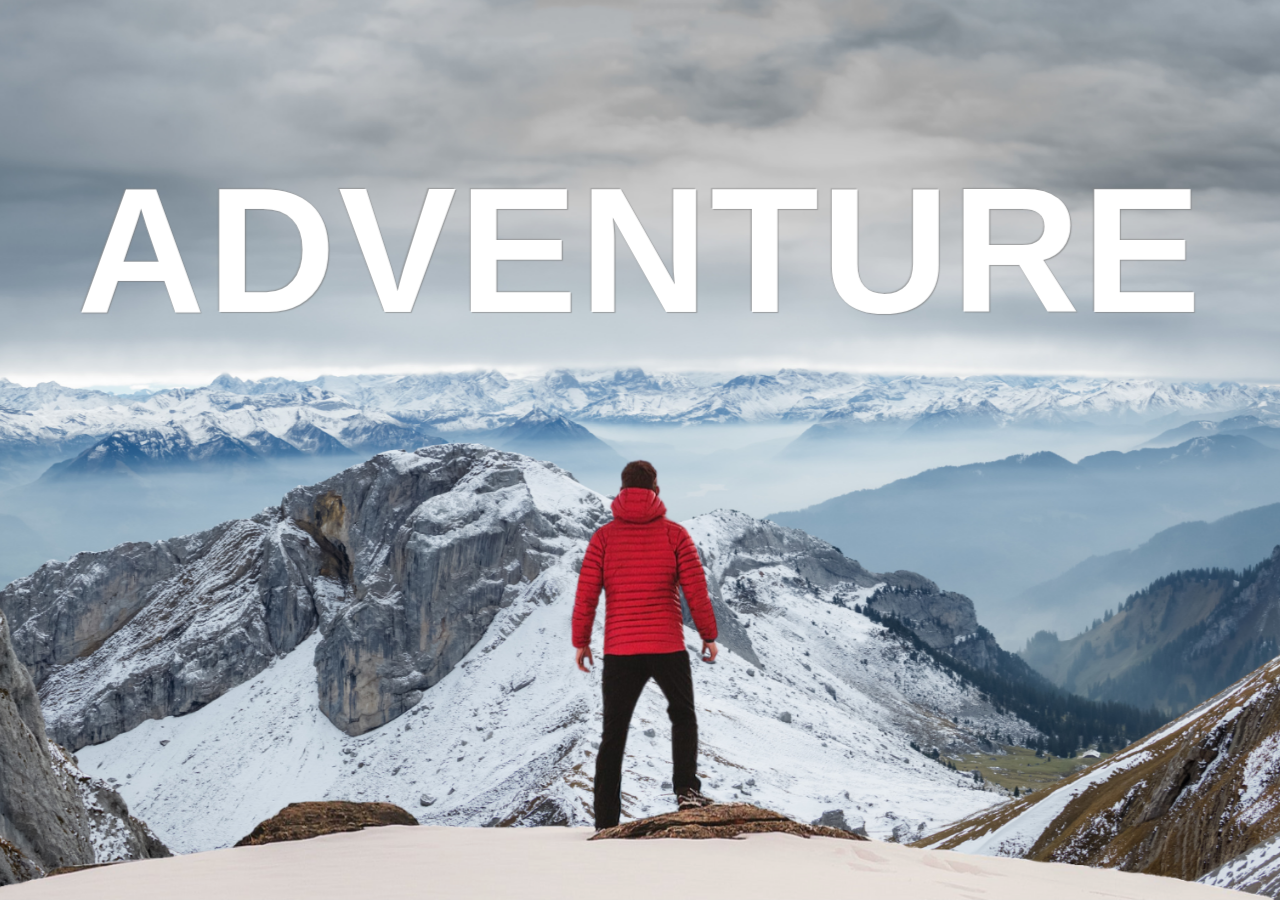
<file: 01.Parallax website/index.html>
<!DOCTYPE html>
<html lang="en">
<head>
    <meta charset="UTF-8">
    <meta name="viewport" content="width=device-width, initial-scale=1.0">
    <title>Parallax Website</title>
    <link rel="stylesheet" href="style.css">
</head>
<body>
    <div id="wrapper">
        <div class="section">
            <img src="/images/background.png" class="background">
            <img src="/images/foreground.png" class="foreground">
            <h1>ADVENTURE</h1>
        </div>
        gf
    </div>
</body>
</html>
</file>
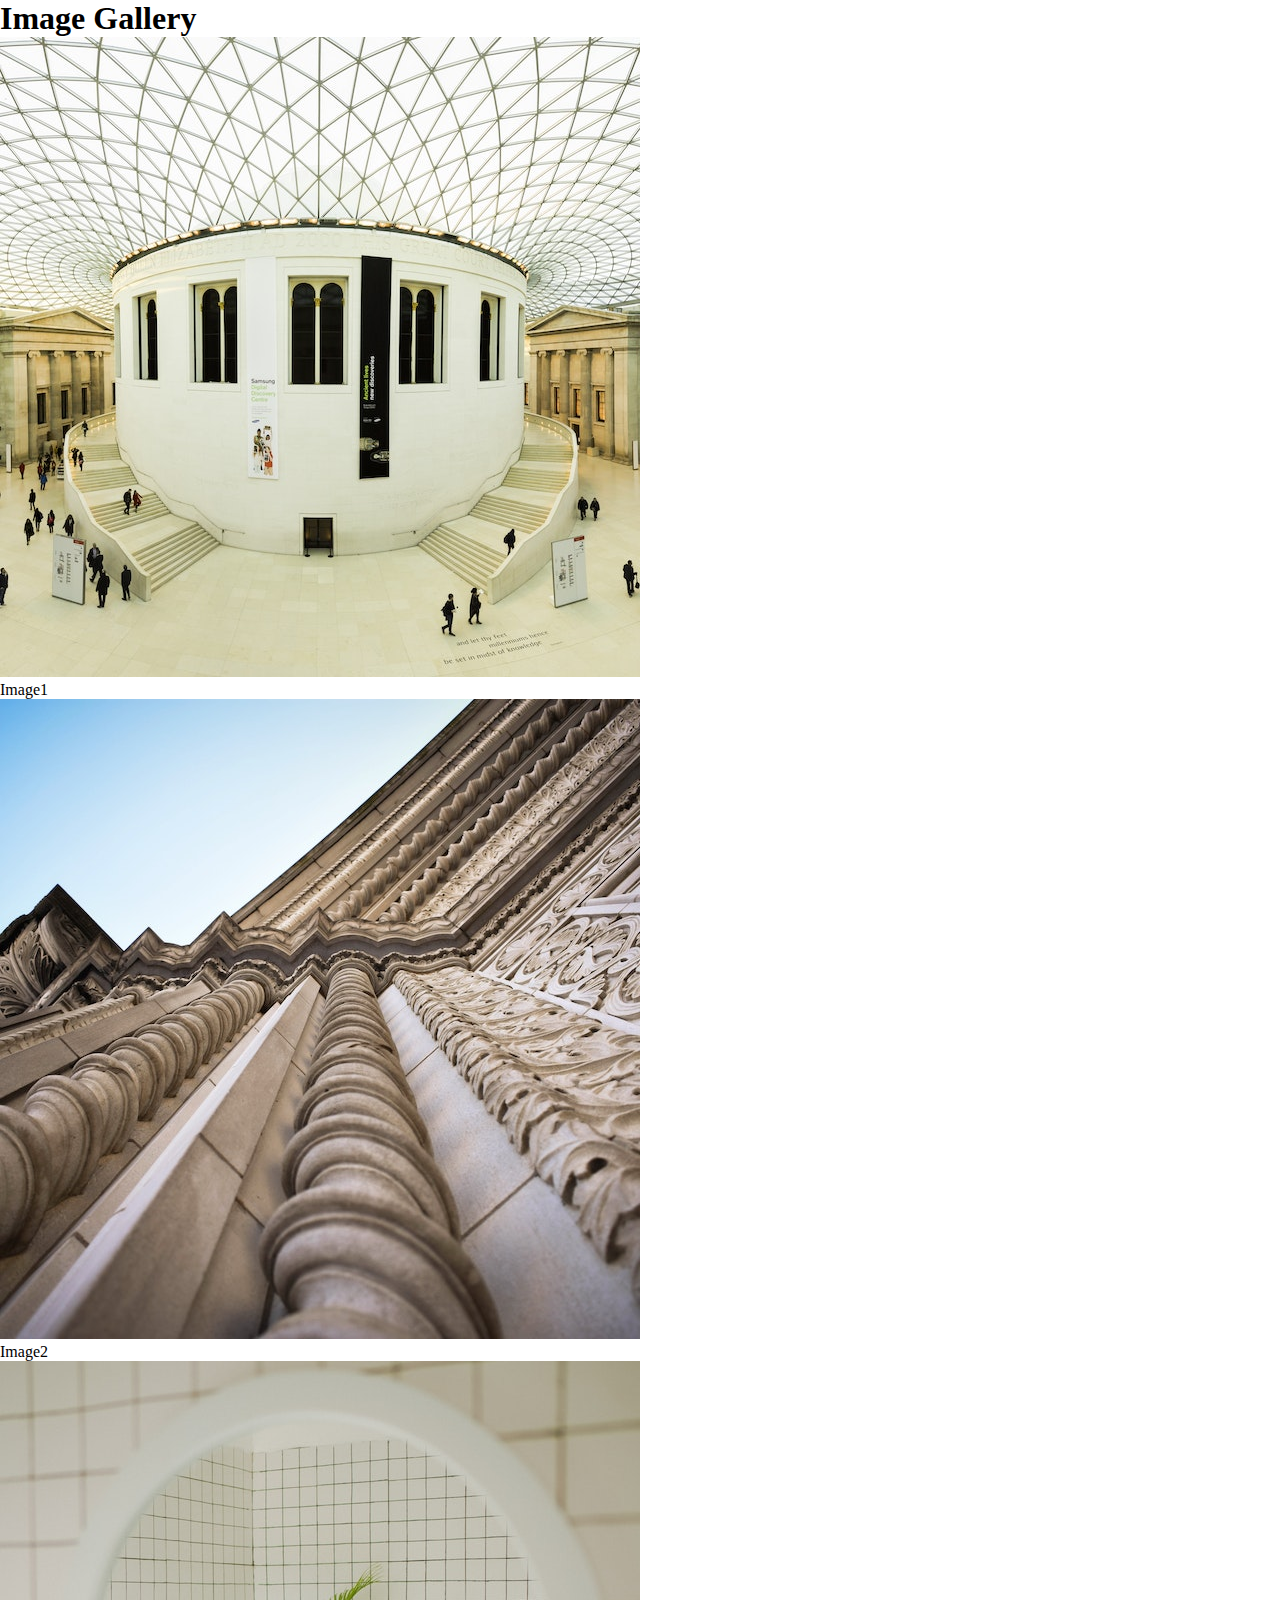
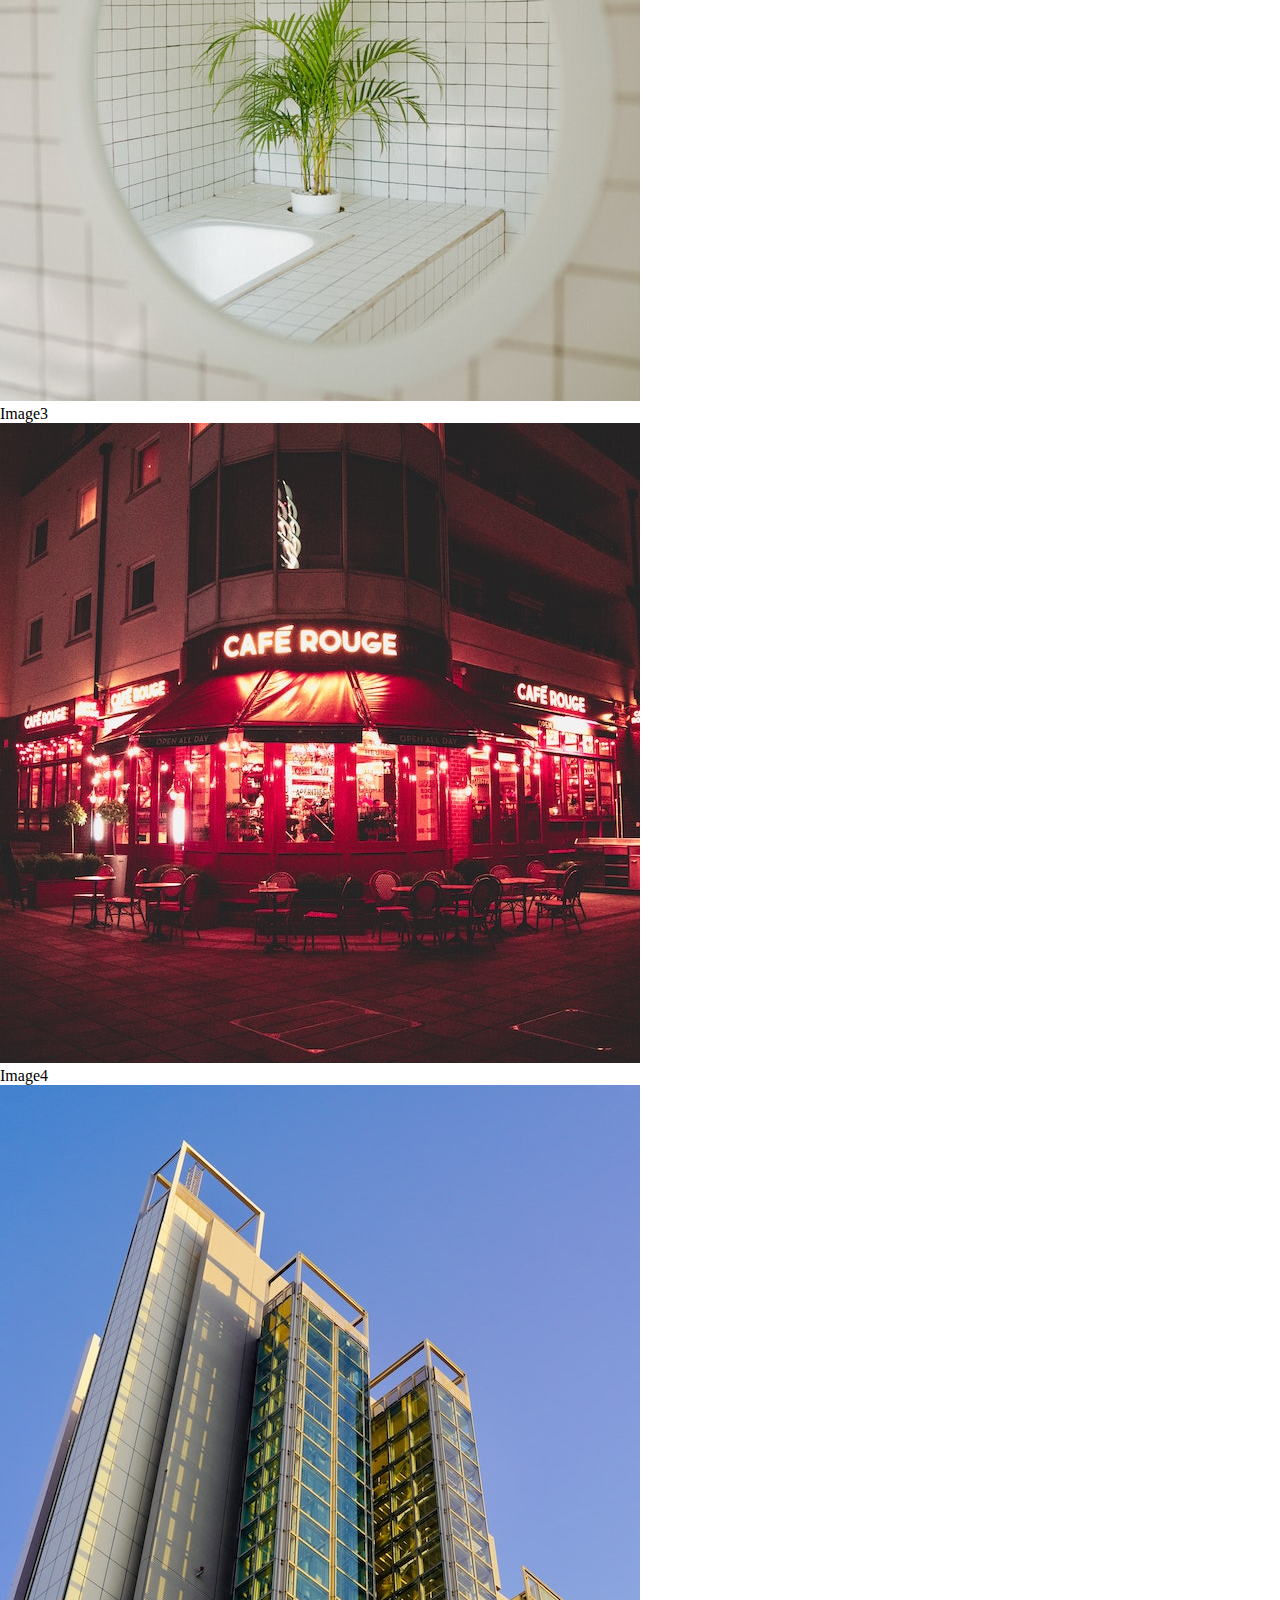
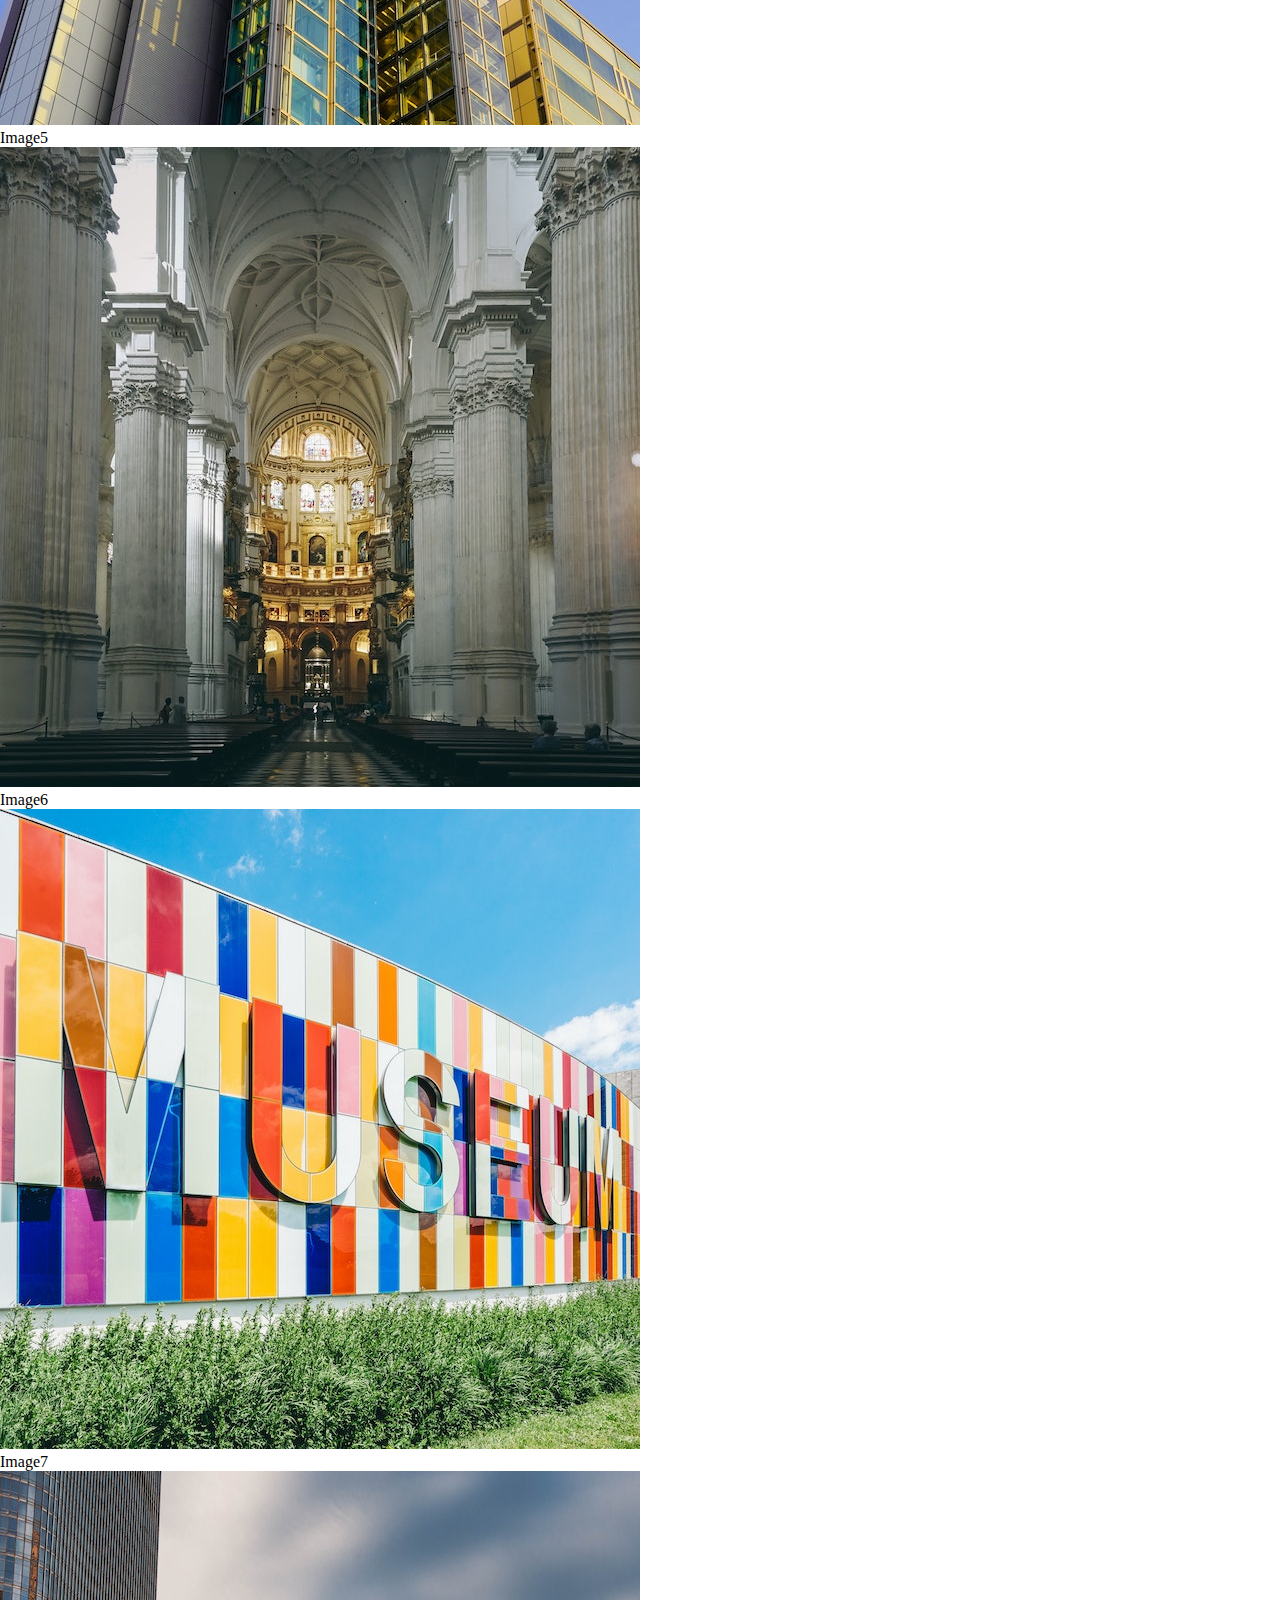
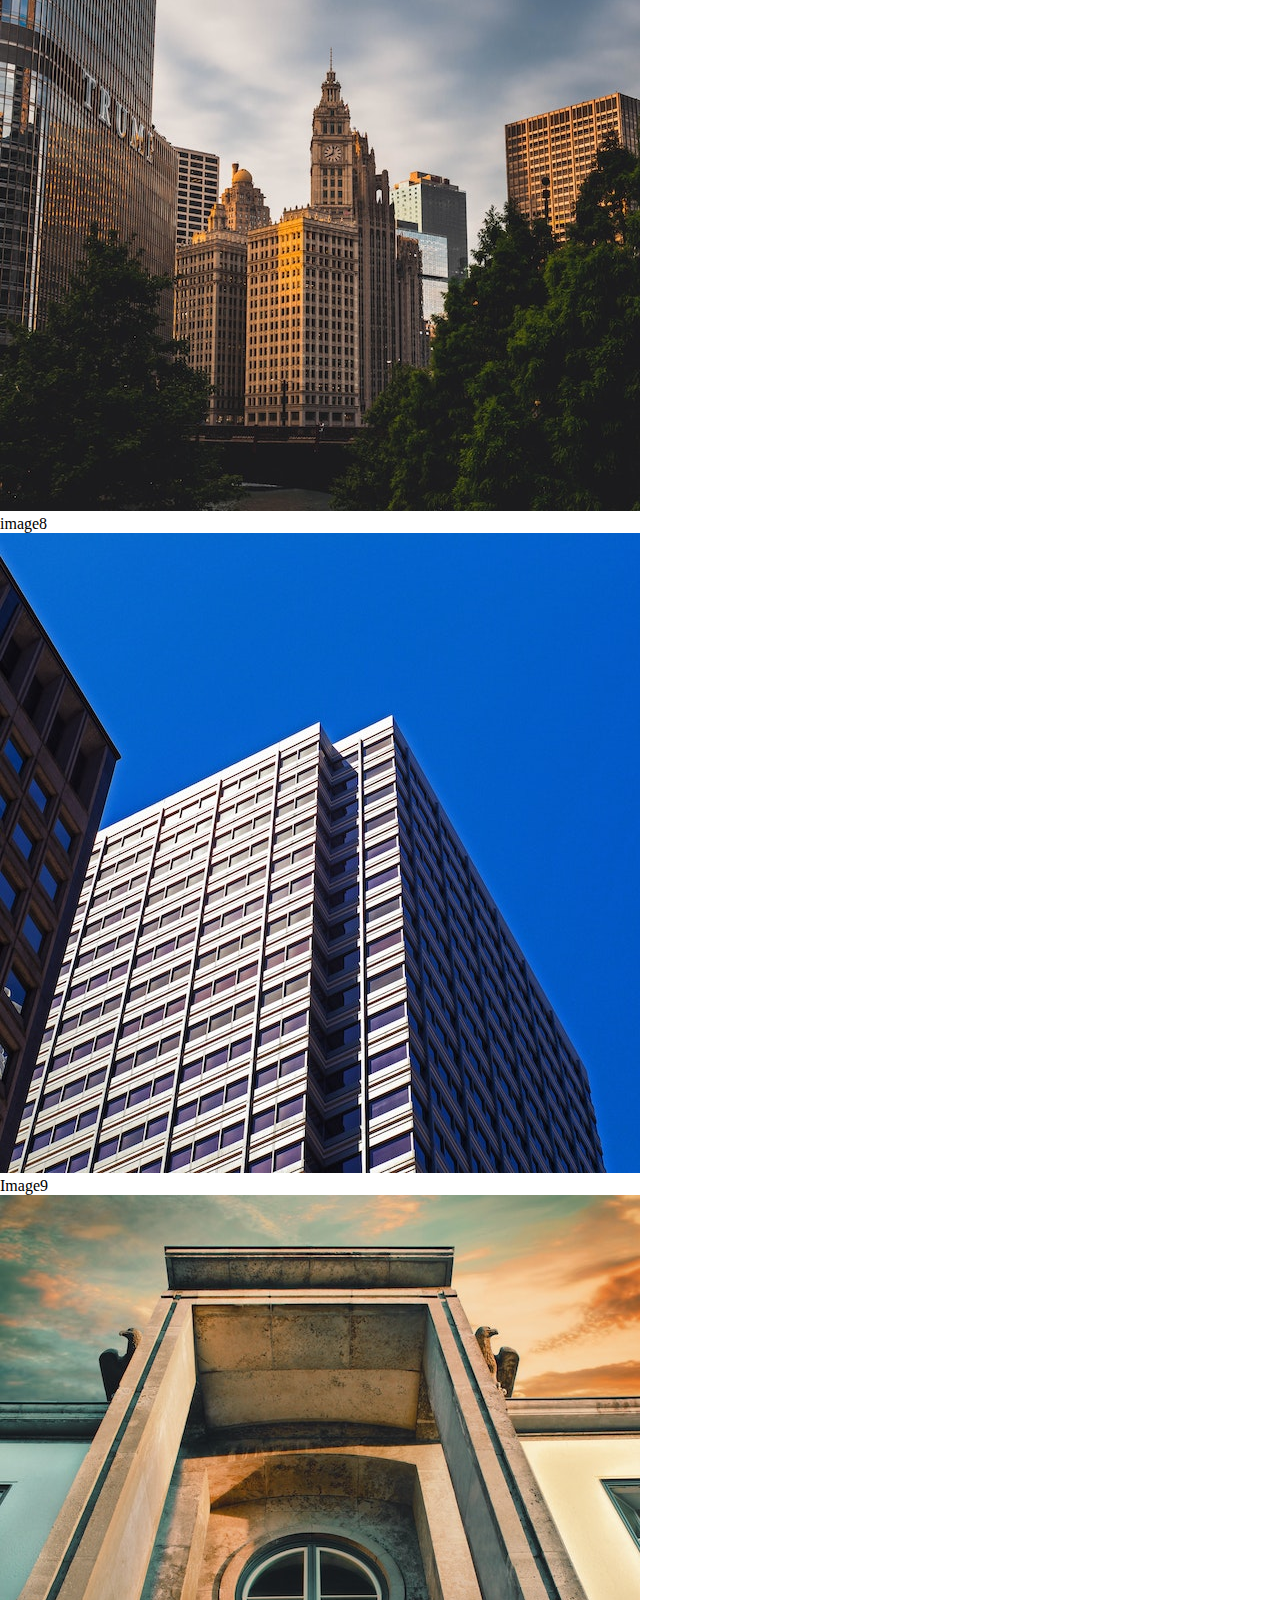
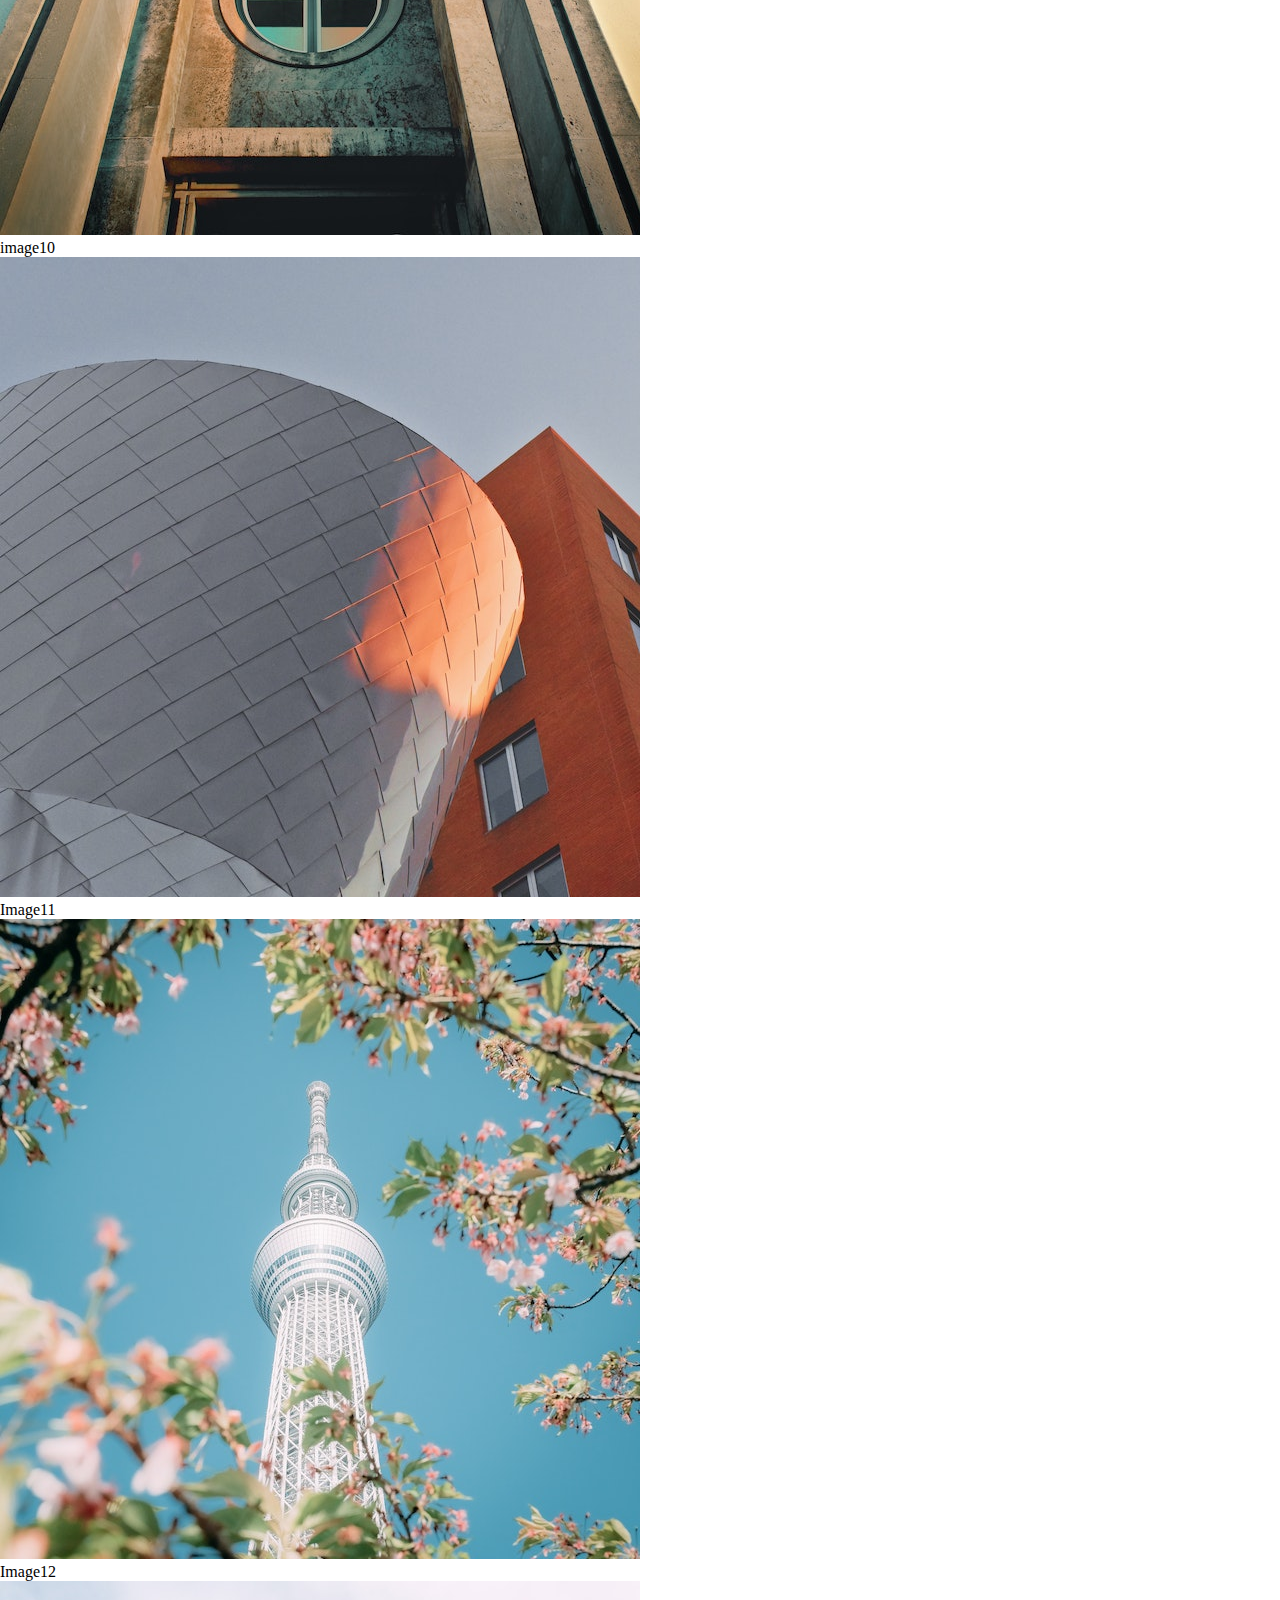
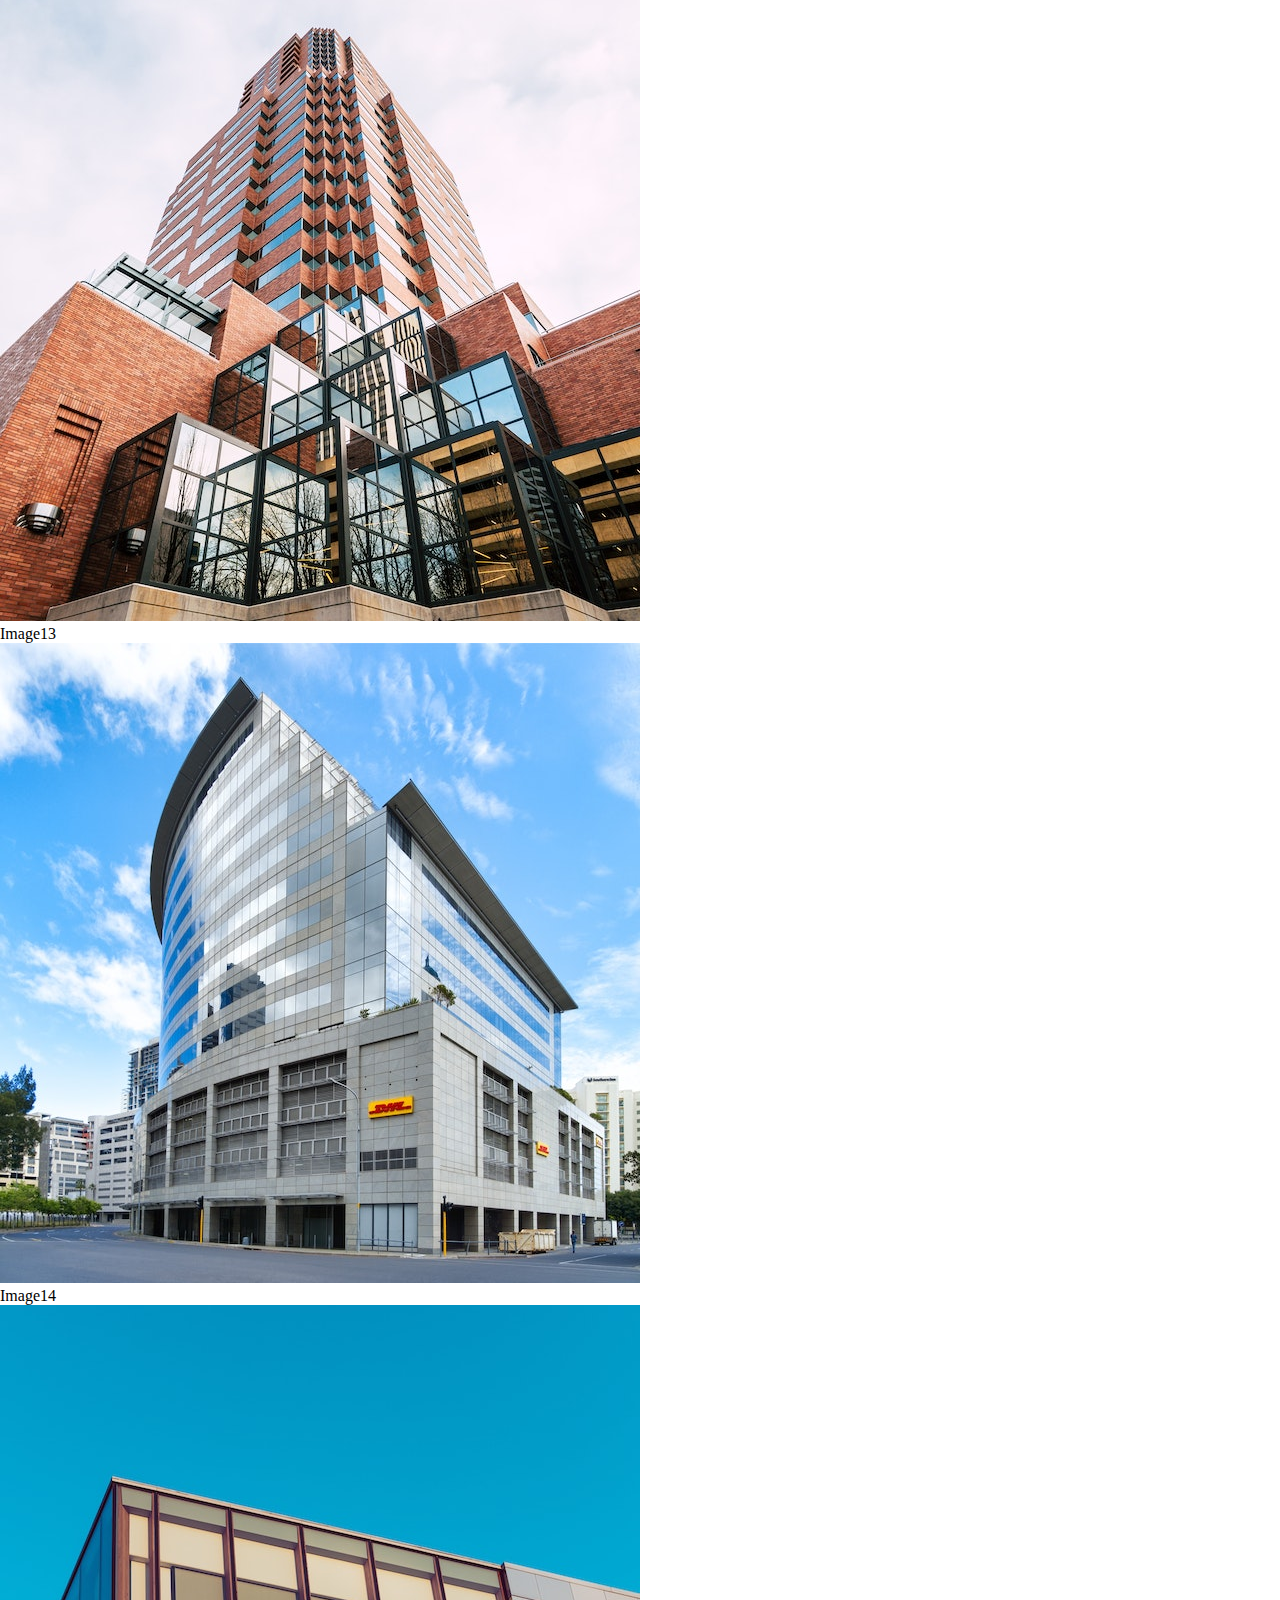
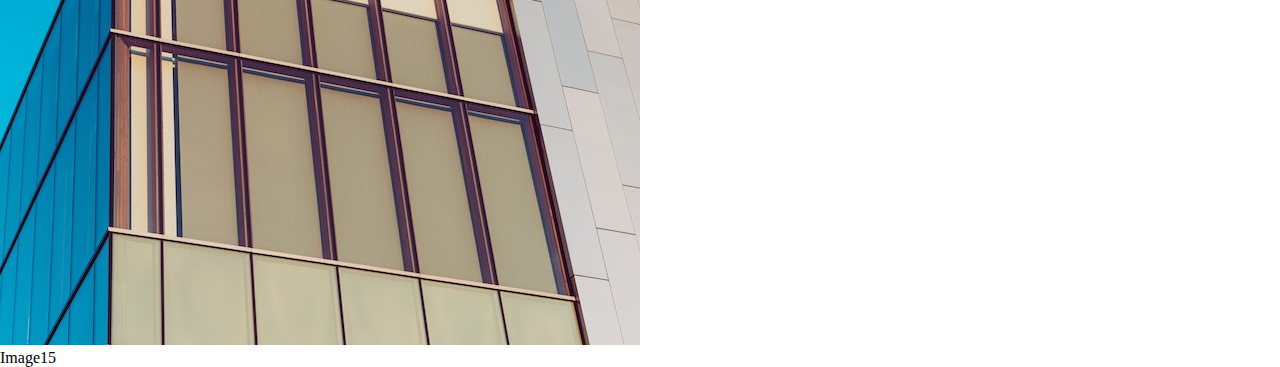
<file: 02.Image gallery/index.html>
<!DOCTYPE html>
<html lang="en">
<head>
    <meta charset="UTF-8">
    <meta name="viewport" content="width=device-width, initial-scale=1.0">
    <title>Image Gallery</title>
    <link rel="stylesheet" href="style.css">
</head>
<body>
    <div id="wrapper">
        <h1>Image Gallery</h1>
        <div id="images">
            
                <figure class="box">
                    <img src="/images/image1.jpg" alt="">
                    <figcaption>Image1</figcaption>
                </figure>
                
            
                <figure class="box">
                    <img src="/images/image2.jpg" alt="">
                    <figcaption>Image2</figcaption>
                </figure>
            
                <figure class="box">
                    <img src="/images/image3.jpg" alt="">
                    <figcaption>Image3</figcaption>
                </figure>
            
                <figure class="box">
                    <img src="/images/image4.jpg" alt="">
                    <figcaption>Image4</figcaption>
                </figure>
            
                <figure class="box">
                    <img src="/images/image5.jpg" alt="">
                    <figcaption>Image5</figcaption>
                </figure>
            
                <figure class="box">
                    <img src="/images/image6.jpg" alt="">
                    <figcaption>Image6</figcaption>
                </figure>
            
                <figure class="box">
                    <img src="/images/image7.jpg" alt="">
                    <figcaption>Image7</figcaption>
                </figure>

                <figure class="box">
                    <img src="/images/image8.jpg" alt="">
                    <figcaption>image8</figcaption>
                </figure>
            
                <figure class="box">
                    <img src="/images/image9.jpg" alt="">
                    <figcaption>Image9</figcaption>
                </figure>
            
                <figure class="box">
                    <img src="/images/image10.jpg" alt="">
                    <figcaption>image10</figcaption>
                </figure>
            
                <figure class="box">
                    <img src="/images/image11.jpg" alt="">
                    <figcaption>Image11</figcaption>
                </figure>
            
                <figure class="box">
                    <img src="/images/image12.jpg" alt="">
                    <figcaption>Image12</figcaption>
                </figure>
            
                <figure class="box">
                    <img src="/images/image13.jpg" alt="">
                    <figcaption>Image13</figcaption>
                </figure>
            
                <figure class="box">
                    <img src="/images/image14.jpg" alt="">
                    <figcaption>Image14</figcaption>
                </figure>
            
                <figure class="box">
                    <img src="/images/image15.jpg" alt="">
                    <figcaption>Image15</figcaption>
                </figure>
            </div>
        </div>
    </div>
</body>
</html>
</file>
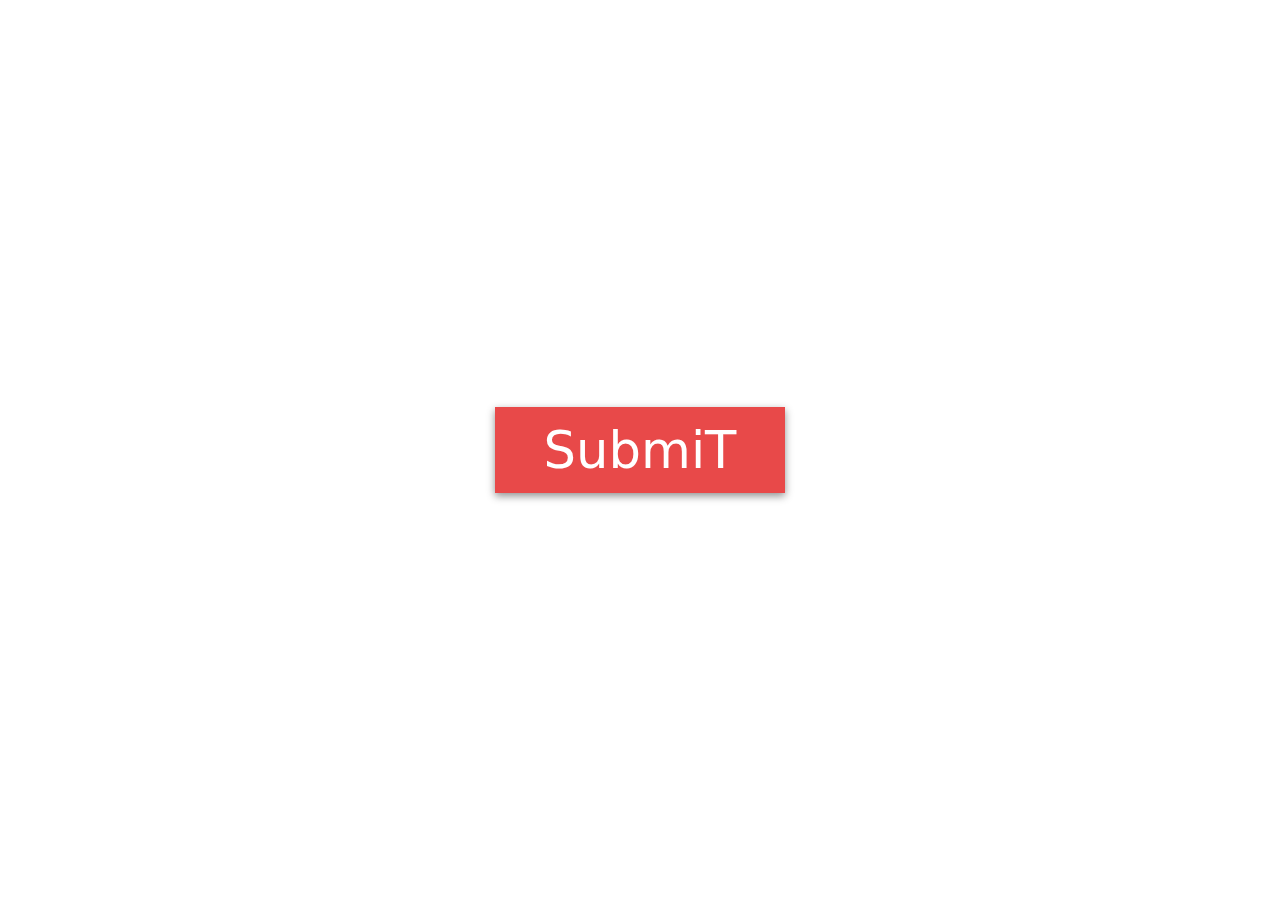
<file: 03.modern buttons/01.button 1/index.html>
<!DOCTYPE html>
<html lang="en">
<head>
    <meta charset="UTF-8">
    <meta name="viewport" content="width=device-width, initial-scale=1.0">
    <title>Button | 1</title>
    <link rel="stylesheet" href="style.css">
</head>
<body>
    <div id="wrapper">
        <div id="button">SubmiT</div>
    </div>
</body>
</html>
</file>
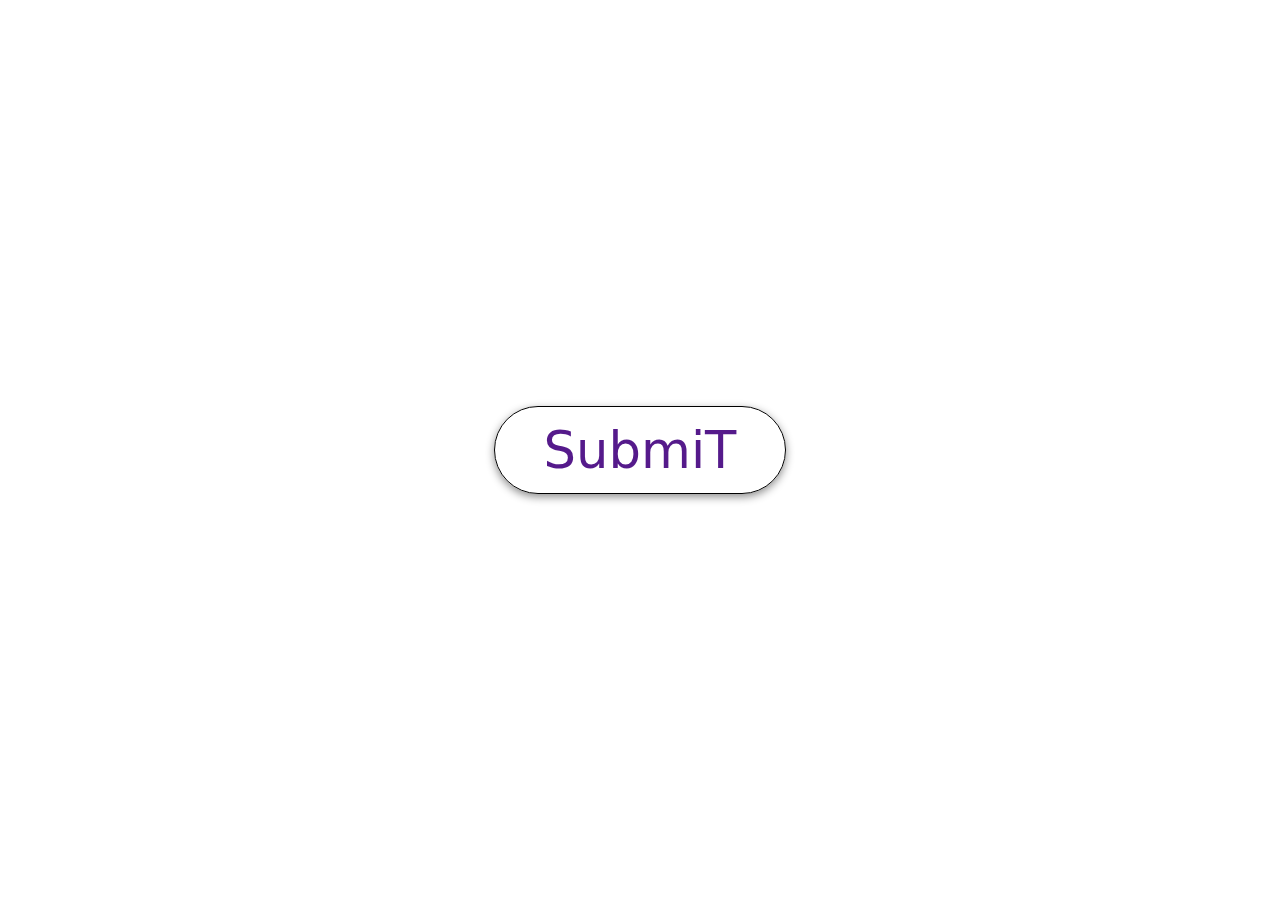
<file: 03.modern buttons/02.button 2/index.html>
<!DOCTYPE html>
<html lang="en">
<head>
    <meta charset="UTF-8">
    <meta name="viewport" content="width=device-width, initial-scale=1.0">
    <title>Button | 2</title>
    <link rel="stylesheet" href="style.css">
</head>
<body>
    <div id="wrapper">
        <div id="button">
            <a href="">SubmiT</a>
        </div>
    </div>
</body>
</html>
</file>
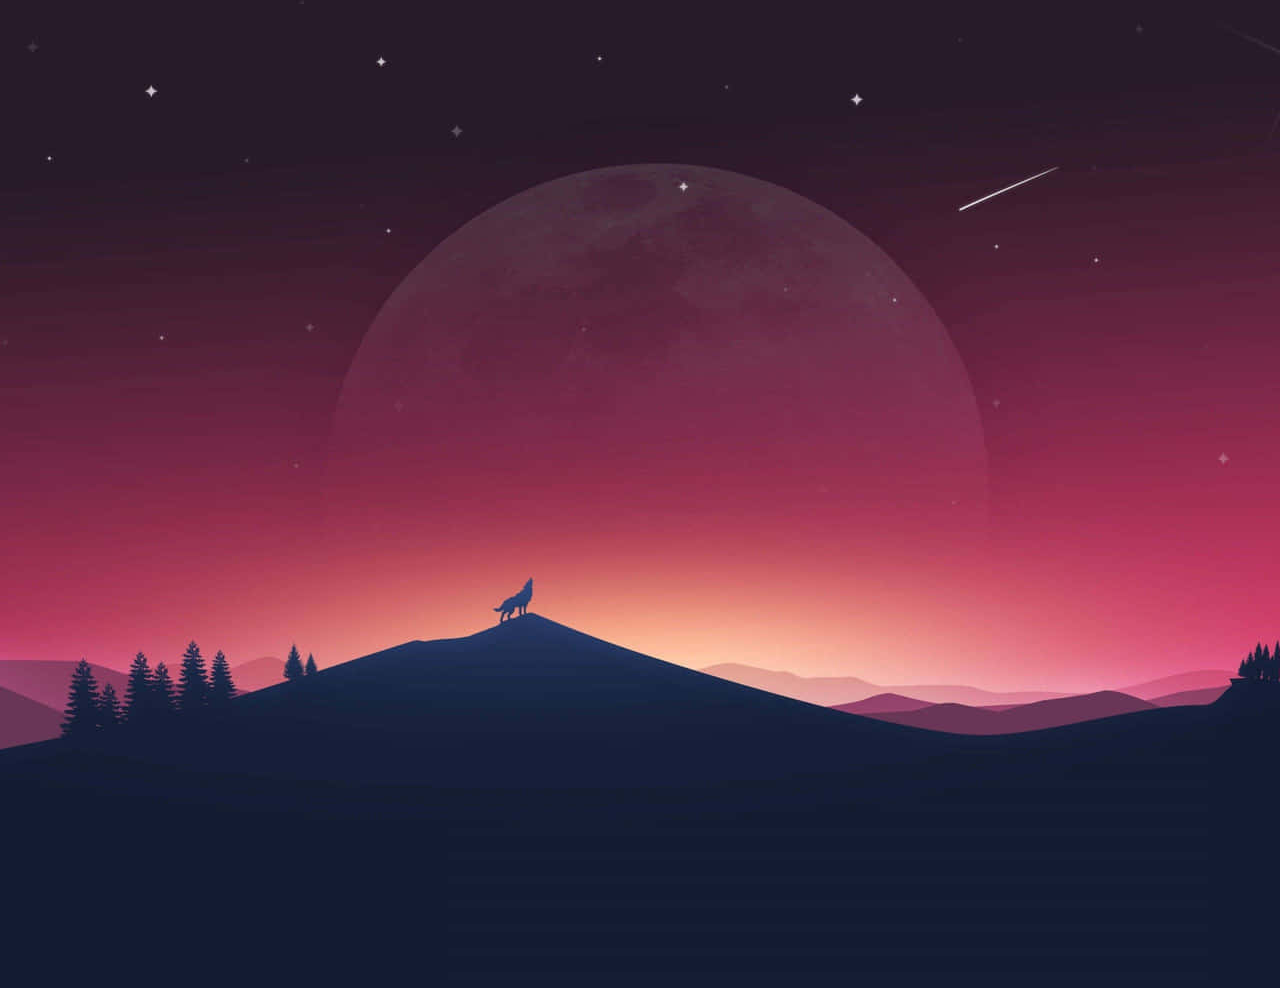
<file: 04.login page/01.login page 1/index.html>
<!DOCTYPE html>
<html lang="en">
<head>
    <meta charset="UTF-8">
    <meta name="viewport" content="width=device-width, initial-scale=1.0">
    <title>Login Page | 1</title>
    <link rel="stylesheet" href="style.css">
</head>
<body>
    <div id="wrapper">
        <div id="bg-img">
            <img src="/images/bg-01.jpg" alt="background image">
        </div>
    </div>
</body>
</html>
</file>
<file: 01.Parallax website/style.css>
*{
    margin: 0;
    padding: 0;
    box-sizing: border-box;
}
html , body{
    height: 100%;
    width: 100%;
}
#wrapper{
    height: 100%;
    width: 100%;
    overflow-x: hidden;
    perspective: 10px;
}
.section{
    position: relative;
    height: 100%;
    width: 100%;
    display: flex;
    justify-content: center;
    transform-style: preserve-3d;
    z-index: -1;
}
.section h1{
    font-size: 10rem;
    position: absolute;
    letter-spacing: 2px;
    transform: translateZ(-8px) scale(2);
    color: #fff;
    text-shadow: 1px 1px 1px rgba(128, 128, 128, 0.629) , -1px -1px 1px rgba(128, 128, 128, 0.629) ;
    font-family: 'Gill Sans', 'Gill Sans MT', Calibri, 'Trebuchet MS', sans-serif;
}
.section .background , .foreground{
    height: 100%;
    width: 100%;
    position: absolute;
    z-index: -1;
    object-fit: cover;
}
.section .background{
    transform: translateZ(-40px) scale(5.1);
}
.section .foreground{
    transform: translateZ(-20px) scale(3);
} 
.img-head{
    background-attachment: fixed;
    width: 100%;
    background-position: center;
    background-size: cover;
    height: 500px;
    position: relative;
}
.img-cont{
    position: absolute;
    left: 50%;
    top: 50%;
    padding: 1rem 1rem;
    transform: translate(-50% , -50%);
    font-size: 4rem;
    background-color: white;
    color: rgba(0, 0, 0, 0.781);
    font-weight: 550;
    border-radius: 10px;
    background: transparent;
    font-family: 'Gill Sans', 'Gill Sans MT', Calibri, 'Trebuchet MS', sans-serif;

}
#sec2 .img-head{
    background-image: url(/images/sport-1.jpg);
}
#sec3 .img-head{
    background-image: url(/images/sport-2.jpg);
}
#sec4 .img-head{
    background-image: url(/images/sport-3.jpg);
}
section{
    background-color: rgb(45, 45, 45);
    color: #fff;
}
#sec1 h2{
    padding: 4vw 10vw 0vw;
    font-size: 6rem;
}
p{
    max-height: inherit;
    font-size: 2.1rem;
    padding: 3vw 10vw 4vw;
}
p::first-letter{
    font-size: 4rem;
}
</file>
<file: 02.Image gallery/style.css>
*{
    margin: 0;
    padding: 0;
    box-sizing: border-box;
}
html , body{
    height: 100%;
    width: 100%;
}
</file>
<file: 03.modern buttons/01.button 1/style.css>
*{
    margin: 0;
    padding: 0;
    box-sizing: border-box;
}
html , body{
    width: 100%;
    height: 100%;
}
#wrapper{
    display: flex;
    justify-content: center;
    align-items: center;
    height: 100%;
    width: 100%;
}
#button{
    background-color: #e84949;
    color: white;
    padding: 1% 3.8% ;
    font-size: 4vw;
    font-family:system-ui, -apple-system, BlinkMacSystemFont, 'Segoe UI', Roboto, Oxygen, Ubuntu, Cantarell, 'Open Sans', 'Helvetica Neue', sans-serif;
    box-shadow: 0px 3px 8px rgba(0, 0, 0, 0.442);
    position: relative;
    text-align: center;
    z-index: 1;
}
#button::before{
    content: "";
    background-color: #1f1f1f;
    position: absolute;
    left: 0;
    right: 0;
    bottom: 0;
    top: 0;
    transform-origin: left;
    transform: scaleX(0);
    transition: transform .45s;
    z-index: -1;
}
#button:hover::before{
    transform: scaleX(1);
}
</file>
<file: 03.modern buttons/02.button 2/style.css>
*{
    margin: 0;
    padding: 0;
    box-sizing: border-box;
}
html , body{
    width: 100%;
    height: 100%;
}
#wrapper{
    display: flex;
    justify-content: center;
    align-items: center;
    height: 100%;
    width: 100%;
}
#button{

    color: black;
    border: 1px solid black;
    padding: 1% 3.8% ;
    font-size: 4vw;
    font-family:system-ui, -apple-system, BlinkMacSystemFont, 'Segoe UI', Roboto, Oxygen, Ubuntu, Cantarell, 'Open Sans', 'Helvetica Neue', sans-serif;
    box-shadow: 0px 3px 8px rgba(0, 0, 0, 0.442);
    position: relative;
    text-align: center;
    border-radius: 50px;
    z-index: 1;
    overflow: hidden;
}
#button::before{
    content: "";
    position: absolute;
    width: 100%;
    height: 100%;
    background-color: black;
    left: 0;
    bottom: -100%;
    border-radius: 50%;
    z-index: 1;
    transition: all 0.4s ease ;
}
#button:hover::before{
    bottom: 0;
    border-radius: 0;
    
    z-index: -1;
}
a{
    text-decoration: none;
}
#button:hover a{
    color: white;
}
</file>
<file: 04.login page/01.login page 1/style.css>
*{
    margin: 0;
    padding: 0;
    box-sizing: border-box;
}
html , body{
    width: 100%;
    height: 100%;
}
#wrapper{
    height: 100vh;
    width: 100%;
    display: flex;
    align-items: center;
    justify-content: center;
}
#login-box{
    height: 60%;
    width: 30%;
    background-color: papayawhip;
}
</file>
